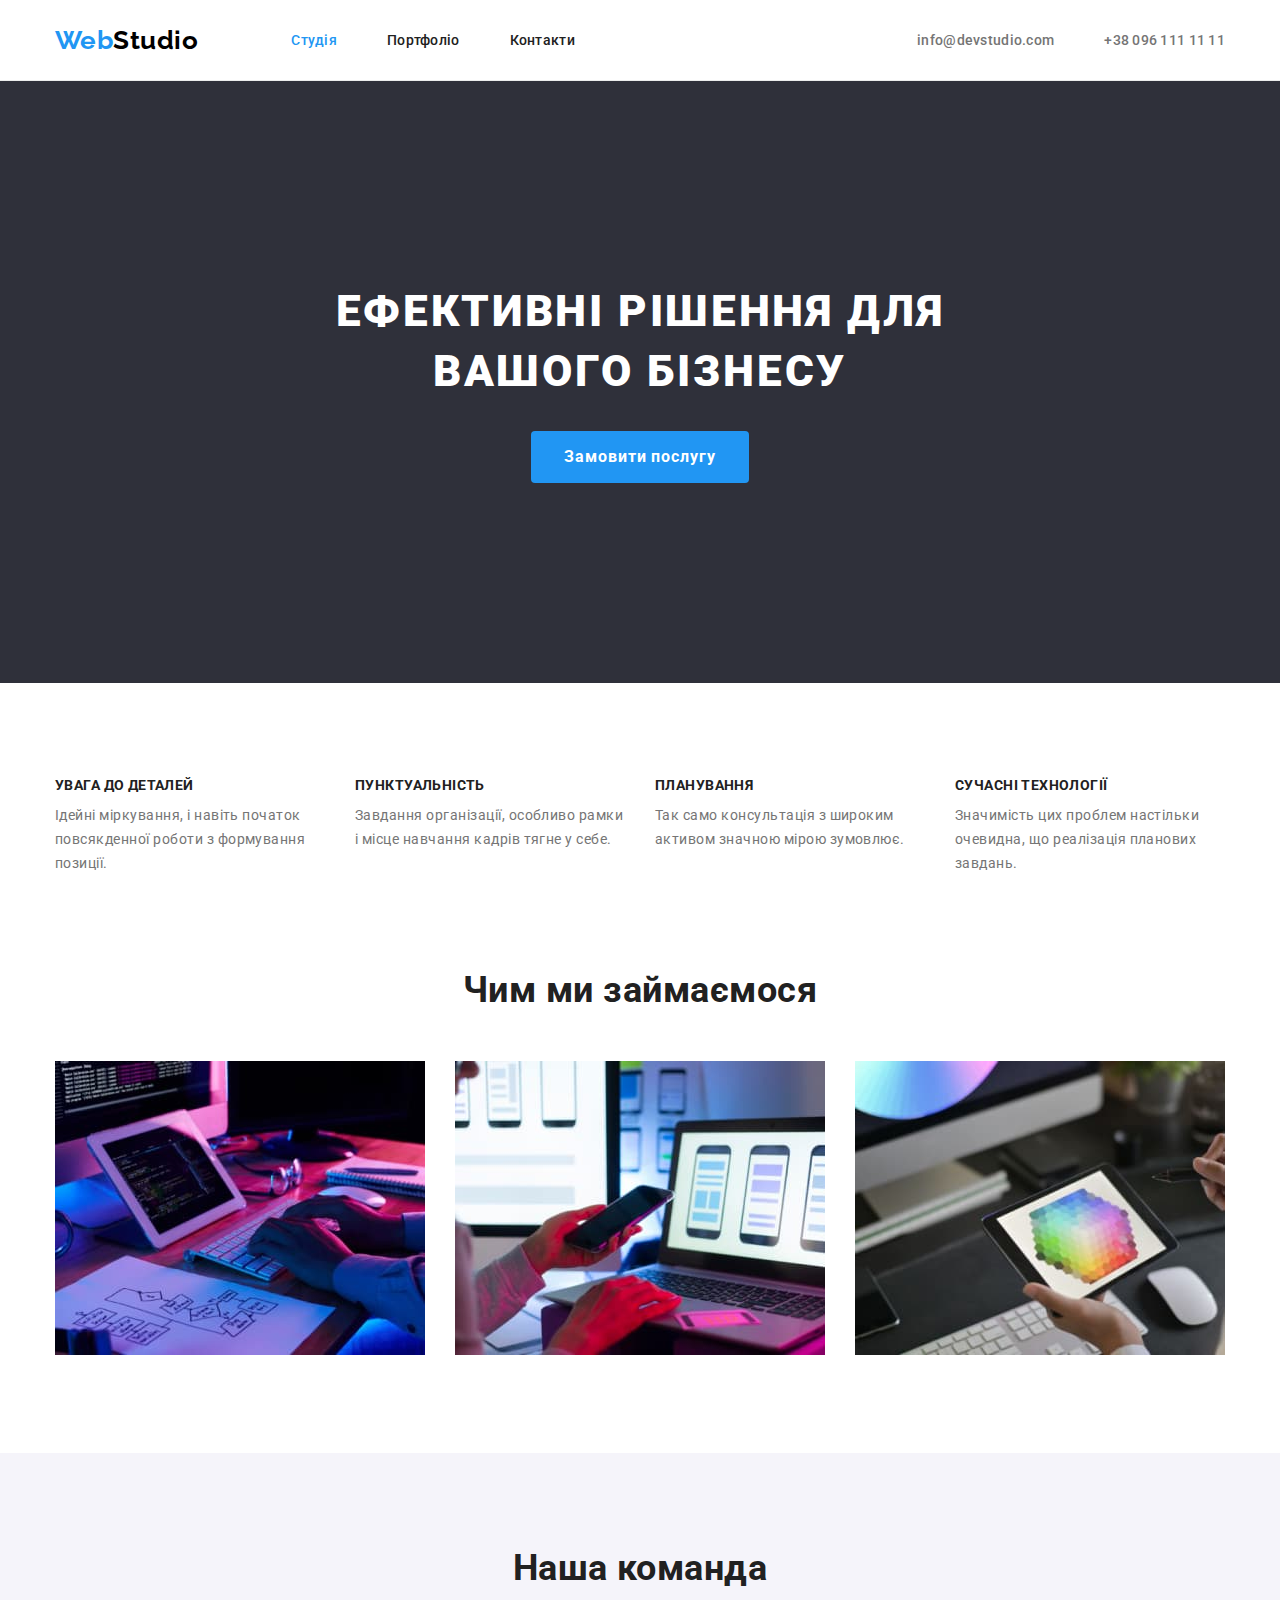
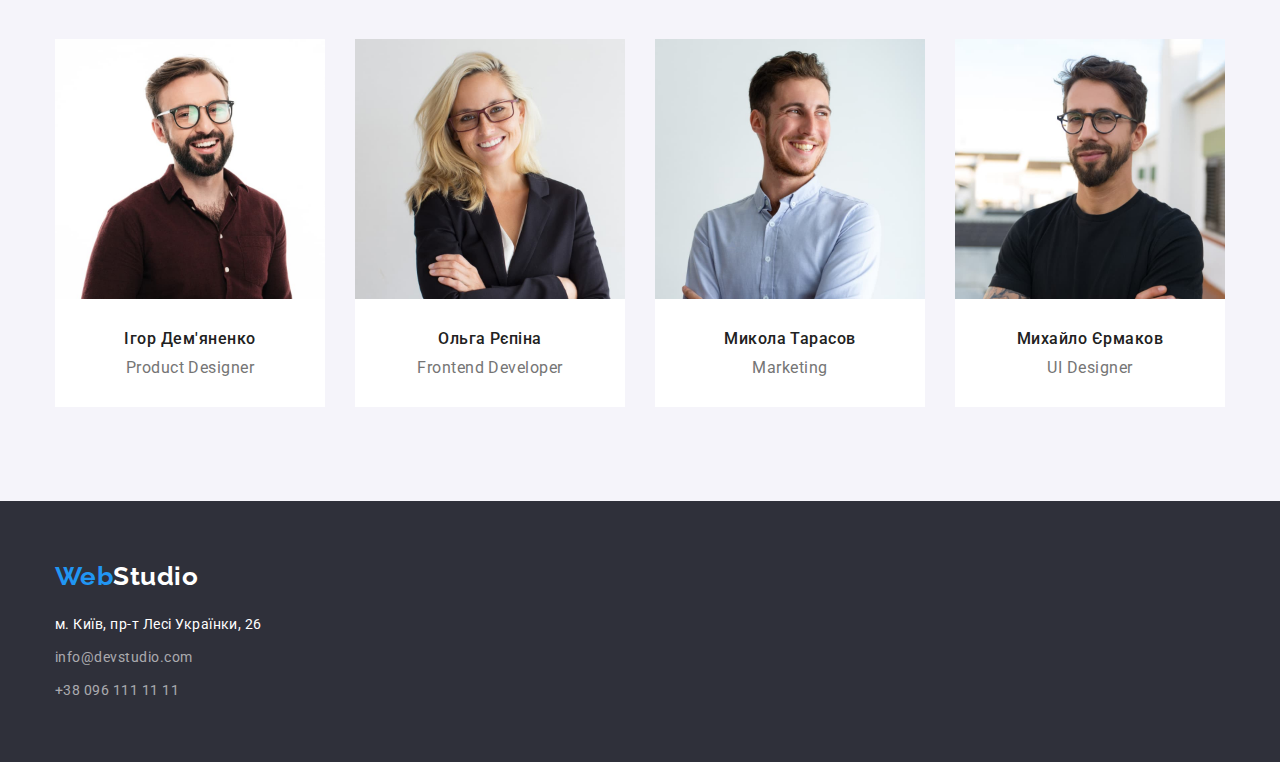
<file: index.html>
<!DOCTYPE html>
<html lang="uk">
  <head>
    <meta charset="UTF-8" />
    <meta http-equiv="X-UA-Compatible" content="IE=edge" />
    <meta name="viewport" content="width=device-width, initial-scale=1.0" />
    <title>Студія</title>
    <link
      rel="stylesheet"
      href="https://cdnjs.cloudflare.com/ajax/libs/modern-normalize/1.1.0/modern-normalize.css"
    />
    <link
      href="https://fonts.googleapis.com/css2?family=Raleway:wght@700&family=Roboto:wght@400;500;700;900&display=swap"
      rel="stylesheet"
    />
    <link rel="stylesheet" href="./css/styles.css" />
  </head>
  <body class="page-body">
    <!-- Шапка сайта -->
    <header class="page-header">
      <div class="container">
        <a class="header-logo link" href="./index.html">
          <span class="header-logo-web">Web</span>Studio</a
        >
        <nav class="main-nav">
          <ul class="site-nav list">
            <li class="item">
              <a class="current link" href="./index.html">Студія</a>
            </li>
            <li class="item">
              <a class="link" href="./portfolio.html">Портфоліо</a>
            </li>
            <li class="item"><a class="link" href="">Контакти</a></li>
          </ul>
        </nav>
        <ul class="auth-nav list">
          <li class="item">
            <a class="link" href="mailto:info@devstudio.com"
              >info@devstudio.com</a
            >
          </li>
          <li class="item">
            <a class="link" href="tel:+380961111111">+38 096 111 11 11</a>
          </li>
        </ul>
      </div>
    </header>

    <main>
      <!-- Баннер -->
      <section class="hero">
        <div class="container">
          <h1 class="hero-title">Ефективні рішення для<br />вашого бізнесу</h1>
          <button class="hero-button second-hero-button" type="button">
            Замовити послугу
          </button>
        </div>
      </section>
      <!-- Особливості -->
      <section class="section">
        <div class="container">
          <h2 class="features-title" hidden>Особливості</h2>
          <ul class="features-list list">
            <li class="item">
              <h3 class="title">УВАГА ДО ДЕТАЛЕЙ</h3>
              <p class="text">
                Ідейні міркування, і навіть початок повсякденної роботи з
                формування позиції.
              </p>
            </li>
            <li class="item">
              <h3 class="title">ПУНКТУАЛЬНІСТЬ</h3>
              <p class="text">
                Завдання організації, особливо рамки і місце навчання кадрів
                тягне у себе.
              </p>
            </li>
            <li class="item">
              <h3 class="title">ПЛАНУВАННЯ</h3>
              <p class="text">
                Так само консультація з широким активом значною мірою зумовлює.
              </p>
            </li>
            <li class="item">
              <h3 class="title">СУЧАСНІ ТЕХНОЛОГІЇ</h3>
              <p class="text">
                Значимість цих проблем настільки очевидна, що реалізація
                планових завдань.
              </p>
            </li>
          </ul>
        </div>
      </section>
      <!-- Чим займаємося, спеціалізація -->
      <section class="section section-special">
        <div class="container">
          <h2 class="specialization-title">Чим ми займаємося</h2>
          <ul class="specialization-list list">
            <li class="item">
              <img
                src="./images/specialization1.jpg"
                alt="Розробка бек-енду"
                width="370"
              />
            </li>
            <li class="item">
              <img
                src="./images/specialization2.jpg"
                alt="Розробка фронт-енду"
                width="370"
              />
            </li>
            <li class="item">
              <img
                src="./images/specialization3.jpg"
                alt="Розробка дизайну"
                width="370"
              />
            </li>
          </ul>
        </div>
      </section>
      <!-- Команда -->
      <section class="section team">
        <div class="container">
          <h2 class="team-title">Наша команда</h2>
          <ul class="team-list list">
            <li class="card">
              <img
                class="img"
                src="./images/team1.jpg"
                alt="Портрет"
                width="270"
              />
              <h3 class="title">Ігор Дем'яненко</h3>
              <p class="text">Product Designer</p>
            </li>
            <li class="card">
              <img
                class="img"
                src="./images/team2.jpg"
                alt="Портрет"
                width="270"
              />
              <h3 class="title">Ольга Рєпіна</h3>
              <p class="text">Frontend Developer</p>
            </li>
            <li class="card">
              <img
                class="img"
                src="./images/team3.jpg"
                alt="Портрет"
                width="270"
              />
              <h3 class="title">Микола Тарасов</h3>
              <p class="text">Marketing</p>
            </li>
            <li class="card">
              <img
                class="img"
                src="./images/team4.jpg"
                alt="Портрет"
                width="270"
              />
              <h3 class="title">Михайло Єрмаков</h3>
              <p class="text">UI Designer</p>
            </li>
          </ul>
        </div>
      </section>
    </main>
    <!-- Футер -->
    <footer class="footer">
      <div class="container">
        <a class="footer-logo link" href="/">
          <span class="footer-logo-web">Web</span>Studio</a
        >
        <address class="address">
          <ul class="list">
            <li class="item">
              <a
                class="city link"
                href="https://goo.gl/maps/1pyLAUd6PY9C7F6W9"
                target="_blank"
                rel="noopener noreferrer nofollow"
                >м. Київ, пр-т Лесі Українки, 26
              </a>
            </li>
            <li class="item">
              <a class="link" href="mailto:info@devstudio.com"
                >info@devstudio.com</a
              >
            </li>
            <li class="item">
              <a class="link" href="tel:+380961111111">+38 096 111 11 11</a>
            </li>
          </ul>
        </address>
      </div>
    </footer>
  </body>
</html>
</file>
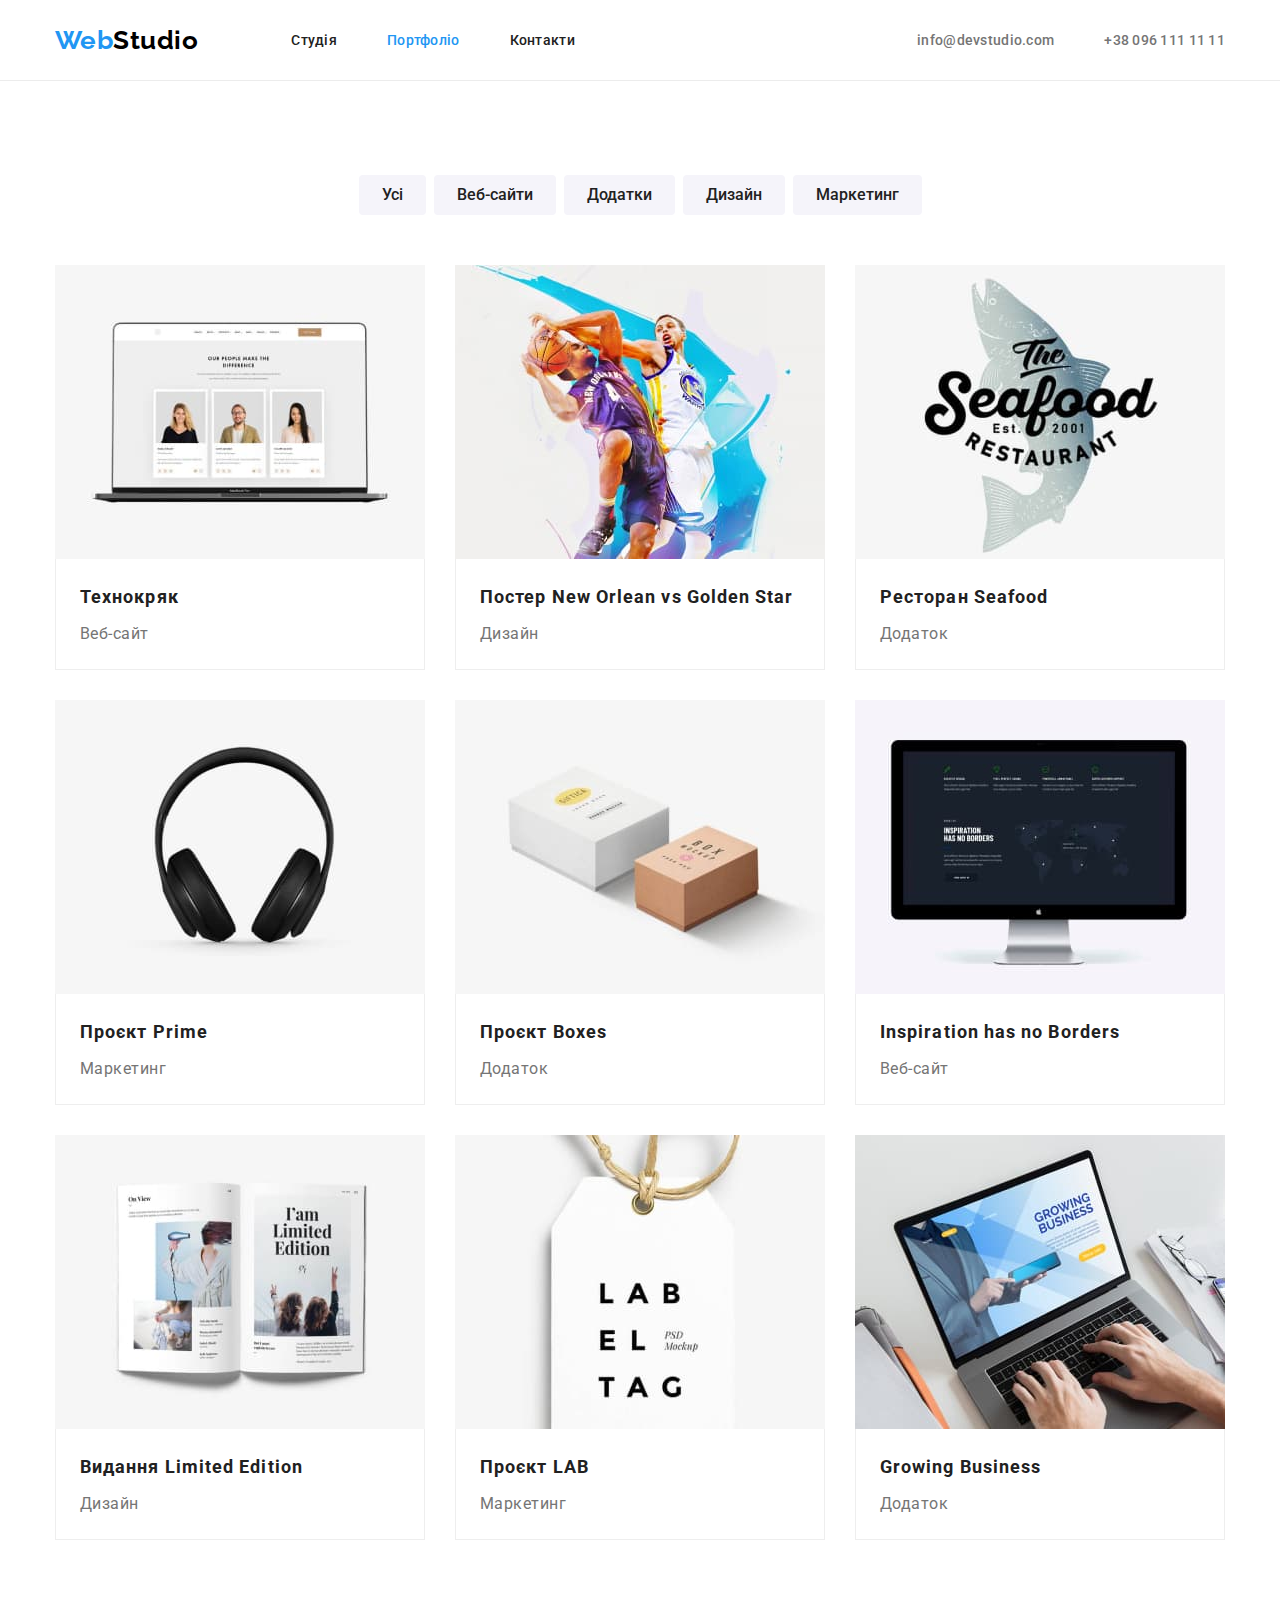
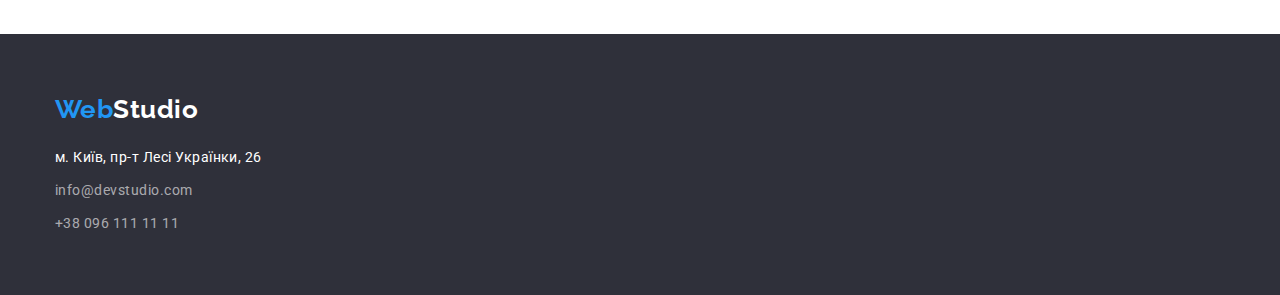
<file: portfolio.html>
<!DOCTYPE html>
<html lang="uk">
  <head>
    <meta charset="UTF-8" />
    <meta http-equiv="X-UA-Compatible" content="IE=edge" />
    <meta name="viewport" content="width=device-width, initial-scale=1.0" />
    <title>Портфоліо</title>
    <link
      rel="stylesheet"
      href="https://cdnjs.cloudflare.com/ajax/libs/modern-normalize/1.1.0/modern-normalize.css"
    />
    <link
      href="https://fonts.googleapis.com/css2?family=Raleway:wght@700&family=Roboto:wght@400;500;700;900&display=swap"
      rel="stylesheet"
    />
    <link rel="stylesheet" href="./css/styles.css" />
  </head>
  <body class="page-body">
    <!-- Шапка сайта -->
    <header class="page-header">
      <nav class="container main-nav">
        <a class="header-logo link" href="./index.html">
          <span class="header-logo-web">Web</span>Studio</a
        >
        <ul class="site-nav list">
          <li class="item"><a class="link" href="./index.html">Студія</a></li>
          <li class="item">
            <a class="current link" href="./portfolio.html">Портфоліо</a>
          </li>
          <li class="item"><a class="link" href="">Контакти</a></li>
        </ul>

        <ul class="auth-nav list">
          <li class="item">
            <a class="link" href="mailto:info@devstudio.com"
              >info@devstudio.com</a
            >
          </li>
          <li class="item">
            <a class="link" href="tel:+380961111111">+38 096 111 11 11</a>
          </li>
        </ul>
      </nav>
    </header>
    <main>
      <!-- Портфоліо -->
      <section class="section portfolio">
        <div class="container">
          <h1 class="portfolio-title" hidden>Портфоліо</h1>
          <ul class="filters list">
            <li class="item">
              <button class="button" type="button">Усі</button>
            </li>
            <li class="item">
              <button class="button" type="button">Веб-сайти</button>
            </li>
            <li class="item">
              <button class="button" type="button">Додатки</button>
            </li>
            <li class="item">
              <button class="button" type="button">Дизайн</button>
            </li>
            <li class="item">
              <button class="button" type="button">Маркетинг</button>
            </li>
          </ul>
          <ul class="portfolio-list list">
            <li class="card">
              <img
                class="img"
                src="./images/portfolio-technokryak.jpg"
                alt="Сторінка сайту з трьома фото персоналу "
                width="370"
              />
              <div class="description">
                <h2 class="title">Технокряк</h2>
                <p class="text">Веб-сайт</p>
              </div>
            </li>
            <li class="card">
              <img
                class="img"
                src="./images/portfolio-poster.jpg"
                alt="Фото баскетболістів у грі"
                width="370"
              />
              <div class="description">
                <h2 class="title">Постер New Orlean vs Golden Star</h2>
                <p class="text">Дизайн</p>
              </div>
            </li>
            <li class="card">
              <img
                class="img"
                src="./images/portfolio-seafood.jpg"
                alt="Логотип ресторану Seafood"
                width="370"
              />
              <div class="description">
                <h2 class="title">Ресторан Seafood</h2>
                <p class="text">Додаток</p>
              </div>
            </li>
            <li class="card">
              <img
                class="img"
                src="./images/portfolio-prime.jpg"
                alt="Навушники чорні"
                width="370"
              />
              <div class="description">
                <h2 class="title">Проєкт Prime</h2>
                <p class="text">Маркетинг</p>
              </div>
            </li>
            <li class="card">
              <img
                class="img"
                src="./images/portfolio-boxes.jpg"
                alt="Дві коробки"
                width="370"
              />
              <div class="description">
                <h2 class="title">Проєкт Boxes</h2>
                <p class="text">Додаток</p>
              </div>
            </li>
            <li class="card">
              <img
                class="img"
                src="./images/portfolio-inspiration.jpg"
                alt="Сторінка сайту з написами"
                width="370"
              />
              <div class="description">
                <h2 class="title">Inspiration has no Borders</h2>
                <p class="text">Веб-сайт</p>
              </div>
            </li>
            <li class="card">
              <img
                class="img"
                src="./images/portfolio-edition.jpg"
                alt="Розгорнута книжка"
                width="370"
              />
              <div class="description">
                <h2 class="title">Видання Limited Edition</h2>
                <p class="text">Дизайн</p>
              </div>
            </li>
            <li class="card">
              <img
                class="img"
                src="./images/portfolio-lab.jpg"
                alt="Бірка з лого LAB"
                width="370"
              />
              <div class="description">
                <h2 class="title">Проєкт LAB</h2>
                <p class="text">Маркетинг</p>
              </div>
            </li>
            <li class="card">
              <img
                class="img"
                src="./images/portfolio-business.jpg"
                alt="В ноутбуці відкрита сторінка Growing Business"
                width="370"
              />
              <div class="description">
                <h2 class="title">Growing Business</h2>
                <p class="text">Додаток</p>
              </div>
            </li>
          </ul>
        </div>
      </section>
    </main>
    <!-- Футер сайта  -->
    <footer class="footer">
      <div class="container">
        <a class="footer-logo link" href="/">
          <span class="footer-logo-web">Web</span>Studio</a
        >
        <address class="address">
          <ul class="list">
            <li class="item">
              <a
                class="city link"
                href="https://goo.gl/maps/1pyLAUd6PY9C7F6W9"
                target="_blank"
                rel="noopener noreferrer nofollow"
                >м. Київ, пр-т Лесі Українки, 26
              </a>
            </li>
            <li class="item">
              <a class="link" href="mailto:info@devstudio.com"
                >info@devstudio.com</a
              >
            </li>
            <li class="item">
              <a class="link" href="tel:+380961111111">+38 096 111 11 11</a>
            </li>
          </ul>
        </address>
      </div>
    </footer>
  </body>
</html>
</file>
<file: css/styles.css>
/* Колір основного тексту  #757575;  */
/* Вторинний колір текстy  #212121; */
/* Білий колір #FFFFFF; */
/* Колір акценту  #2196F3; */
/* Колір вторинного фону #F5F4FA; */
:root {
--primery-background-color: #FFFFFF;
--primery-text-color: #757575;
--title-text-color: #212121;
--accent-color: #2196F3;
--secondary-background-color:#F5F4FA;
--card-background-color: #FFFFFF;
--dark-text-color: #000000;
--light-text-color: #FFFFFF;
--aktive-hero-btn-color: #188CE8;
--dark-background-color: #2F303A;
--address-link-color: rgba(255, 255, 255, 0.6);
--border-card-color:#EEEEEE;
--footer-border-color: #ECECEC;
--card-gap: 30px;
}
.page-body {
background-color: var(--primery-background-color);
color: var(--primery-text-color);

font-family: Roboto, sans-serif;
letter-spacing: 0.03em;
}

.container {
    width: 1200px;
    margin: 0 auto;
    padding: 0 15px;
  
}
.section {
    padding-top: 94px;
    padding-bottom: 94px;
}
h1,
h2,
h3,
p {
    margin: 0;
}

.list {
list-style: none;

padding: 0;
margin: 0;
}

.link {
 text-decoration: none;   
}
.img{
    display: block;
    max-width: 100%;
}
.card {
    background-color: var(--card-background-color);
}
/* Шапка */
.page-header {
    border-bottom: 1px solid var(--footer-border-color);
}
.page-header .container {
    display: flex;
    align-items: center;
}
/* Логотип */
.header-logo {
    font-family: 'Raleway', sans-serif;
    font-weight: 700;
    font-size: 26px;
    line-height: calc(31/26);
  
    color: var(--dark-text-color);
}
.header-logo-web {
color: var(--accent-color);
}
/* Навігація */
.site-nav {
    display: flex;
    margin-left: 93px;
}
.site-nav .item:not(:last-child){
    margin-right: 50px;
}
.site-nav .link {
    display: block;
    padding-top: 32px;
    padding-bottom: 32px;

    font-weight: 500;
    font-size: 14px;
    line-height: calc(16/14);
    letter-spacing: 0.02em;

    color: var(--title-text-color);
    }

.site-nav .current,
.site-nav .link:hover,
.site-nav .link:focus
{
    color: var(--accent-color);
}
.auth-nav {
    display: flex;
    margin-left: auto;
}
.auth-nav .item + .item {
    margin-left: 50px;
}
.auth-nav .link{
display: block;
padding-top: 32px;
    padding-bottom: 32px;

    font-weight: 500;
    font-size: 14px;
    line-height: calc(16/14);
    letter-spacing: 0.02em;

    color: inherit;
}
.auth-nav .link:hover,
.auth-nav .link:focus {
    color: var(--accent-color);
}
/* Баннер */
.hero {
    background-color: var(--dark-background-color);
    text-align: center;
    padding-top: 200px;
    padding-bottom: 200px;
    }
.hero-title {
    margin-bottom: 30px;

    font-weight: 900;
    font-size: 44px;
    line-height: calc(60/44);
    text-align: center;
    letter-spacing: 0.06em;
    text-transform: uppercase;
    color: var(--light-text-color);

   
}
.hero-button {
    background-color: var(--accent-color);
    color: var(--light-text-color);

    cursor: pointer;

    font-family: inherit;
    font-weight: 700;
    font-size: 16px;
    line-height: calc(30/16);
    letter-spacing: 0.06em;

    display: inline-block;
    border: 1px solid transparent;
    border-radius: 4px; 
    padding: 10px 32px;   

}
.second-hero-button:hover,
.second-hero-button:focus{
    background-color: var(--aktive-hero-btn-color);
}

/* Особливості */
.features-title {
    font-weight: 700;
    font-size: 36px;
    line-height: calc(42/36);
    text-align: center;

    color: var(--title-text-color);
}
.features-list {
    display: flex;
    flex-wrap: wrap;

    margin-top: calc(-1 * var(--card-gap));
    margin-left: calc(-1 * var(--card-gap));
}

.features-list .item {
    flex-basis: calc((100% - 4 * var(--card-gap))/4);
    margin-left: var(--card-gap);
    margin-top: var(--card-gap);
}

.features-list .title{
    margin-bottom: 10px;

    font-weight: 700;
    font-size: 14px;
    line-height: calc(16/14);
    letter-spacing: 0.03em;
    text-transform: uppercase;

    color: var(--title-text-color);
}
.features-list .text {
    font-size: 14px;
    line-height: calc(24/14);

    color: var(--primery-text-color);
}
/* Чим ми займаємося */
.section-special {
    padding-top: 0;
}
.specialization-list {
    display: flex;
    flex-wrap: wrap;

    margin-top: calc(-1 * var(--card-gap));
    margin-left: calc(-1 * var(--card-gap));
}
.specialization-list .item {
    flex-basis: calc((100% - 3 * var(--card-gap))/3);
    margin-left: var(--card-gap);
    margin-top: var(--card-gap);
}
.specialization-title {
    margin-bottom: 50px;

    font-weight: 700;
    font-size: 36px;
    line-height: calc(42/36);
    text-align: center;

    color: var(--title-text-color);
}
/* Команда */
.team {
    background-color: var(--secondary-background-color);
   }
.team-list {
    display: flex;
    flex-wrap: wrap;

    margin-top: calc(-1 * var(--card-gap));
    margin-left: calc(-1 * var(--card-gap));
}
.team-list .img {
    margin-bottom: var(--card-gap);
}
.team-list .card {
    flex-basis: calc((100% - 4 * var(--card-gap))/4);
    margin-left: var(--card-gap);
    margin-top: var(--card-gap);
}
.team-title {
    margin-bottom: 50px;

    font-weight: 700;
    font-size: 36px;
    line-height: calc(42/36);
    text-align: center;

    color: var(--title-text-color);
}
.team-list .title {
    margin-bottom: 10px;

    font-weight: 500;
    font-size: 16px;
    line-height: calc(19/16);
    text-align: center;

    color: var(--title-text-color);
}
.team-list .text {
    margin-bottom: 30px;
    font-size: 16px;
    line-height: calc(19/16);
    text-align: center;
}
/* Футер */
.footer {
    background-color: var(--dark-background-color);

    padding-top: 60px;
    padding-bottom: 60px;
}
.footer-logo {
     
    font-family: 'Raleway', sans-serif;
    font-weight: 700;
    font-size: 26px;
    line-height: calc(31/26);
 
    color: var(--light-text-color);
}
.footer-logo-web {
    color: var(--accent-color);
}
.address {
    margin-top: 20px;
}
.address .link{
    font-style: normal;
    font-size: 14px;
    line-height: calc(24/14);

    color: var(--address-link-color);
}
.address .item:not(:last-child) {
    margin-bottom: 9px;
}
.address .city {
    font-size: 14px;
    line-height: calc(24/14);
       
    color: var(--light-text-color);
}
.address .link:hover,
.address .link:focus {
    color: var(--accent-color);
}
/* Портфоліо */
.portfolio .filters {
    display: flex;
    justify-content: center;
    margin-bottom: 50px;
}
.filters .item +.item {
    margin-left: 8px;
}
.portfolio .button {
    border: 1px solid transparent;
    border-radius: 4px;
    padding: 6px 22px;
    
    cursor: pointer;
    
    font-family: inherit;
    font-weight: 500;
    font-size: 16px;
    line-height: calc(26/16);
    text-align: center;

    background-color: var(--secondary-background-color);
    color: var(--title-text-color);
}
.portfolio .button:hover,
.portfolio .button:focus {
    background-color: var(--accent-color);

    cursor: pointer;

    font-family: inherit;
    font-weight: 500;
    font-size: 16px;
    line-height: calc(26/16);
    text-align: center;

    color: var(--light-text-color);
}
.portfolio-list {
    display: flex;
    flex-wrap: wrap;

    margin-top: calc(-1 * var(--card-gap));
    margin-left: calc(-1 * var(--card-gap));
}
.portfolio-list .card {
    flex-basis: calc((100% - 3 * var(--card-gap))/3);
    margin-left: var(--card-gap);
    margin-top: var(--card-gap);
}
.portfolio .description {
   padding: 20px 24px;
border-left: 1px solid var(--border-card-color);
    border-right: 1px solid var(--border-card-color);
    border-bottom: 1px solid var(--border-card-color);
}
.portfolio-list .title {
    margin-bottom: 4px;

    font-weight: 700;
    font-size: 18px;
    line-height: calc(36/18);
    letter-spacing: 0.06em;

    color: var(--title-text-color);
}
.portfolio-list .text {
    font-size: 16px;
    line-height: calc(30/16);
}
</file>
